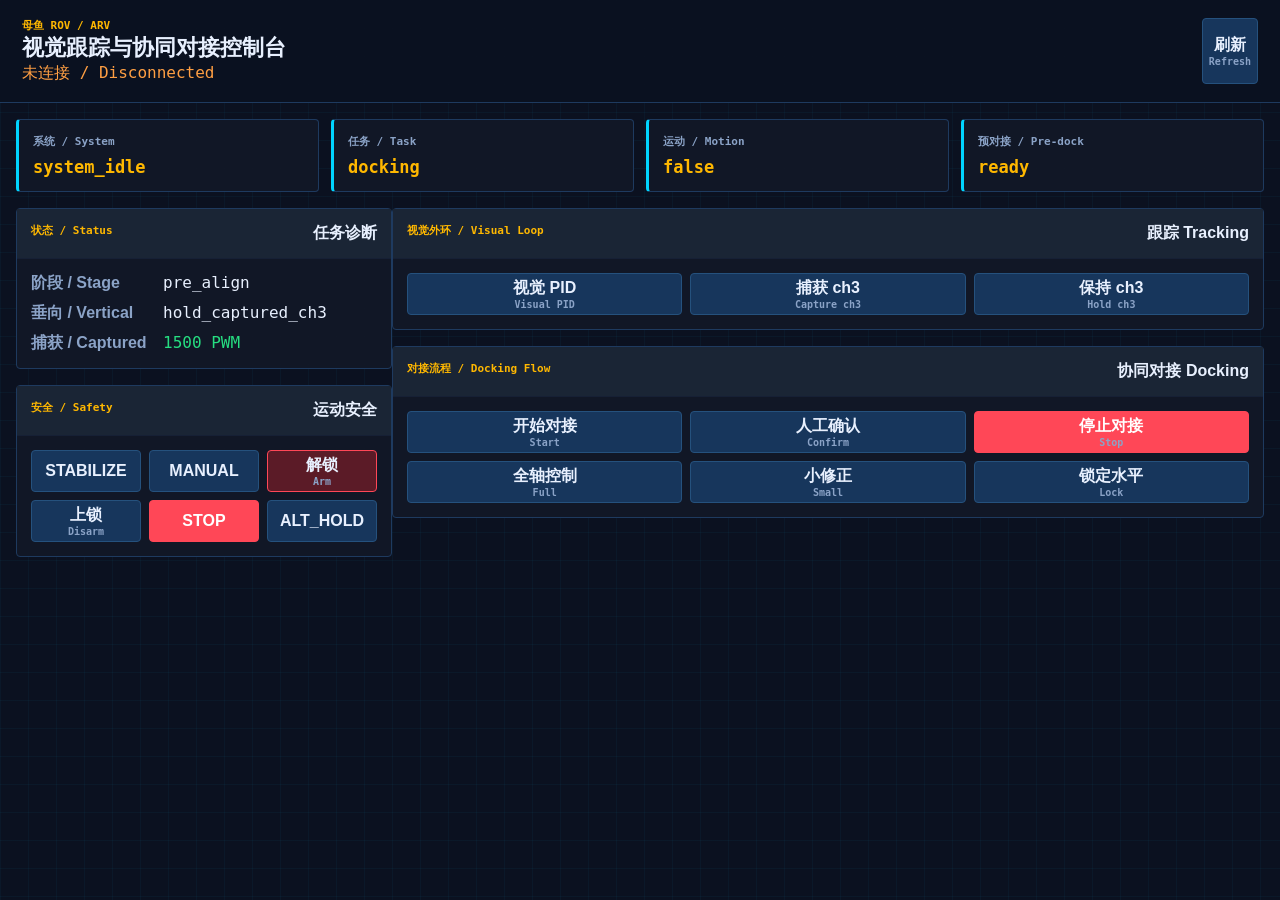
<file: design/reference.html>
<!doctype html>
<html lang="zh-CN">
  <head>
    <meta charset="utf-8">
    <meta name="viewport" content="width=device-width, initial-scale=1">
    <title>ROV Surface Console Reference</title>
    <style>
      :root {
        color-scheme: dark;
        --bg: #0b1120;
        --surface: #111827;
        --surface-2: #1a2535;
        --border: #1e3a5f;
        --text: #e8f0fe;
        --muted: #8ba3c7;
        --amber: #ffb800;
        --cyan: #00d4ff;
        --green: #26de81;
        --red: #ff4757;
        --orange: #ff9f43;
        --mono: "JetBrains Mono", "Cascadia Mono", Consolas, monospace;
        --sans: "Inter", "Microsoft YaHei", Arial, sans-serif;
      }
      * { box-sizing: border-box; }
      body {
        margin: 0;
        min-height: 100vh;
        color: var(--text);
        background:
          linear-gradient(rgba(0, 212, 255, 0.04) 1px, transparent 1px),
          linear-gradient(90deg, rgba(0, 212, 255, 0.04) 1px, transparent 1px),
          var(--bg);
        background-size: 28px 28px;
        font-family: var(--sans);
      }
      header {
        display: flex;
        justify-content: space-between;
        gap: 24px;
        padding: 18px 22px;
        border-bottom: 1px solid var(--border);
        background: rgba(10, 17, 32, 0.94);
      }
      p, h1, h2 { margin: 0; }
      .kicker {
        color: var(--amber);
        font-family: var(--mono);
        font-size: 11px;
        font-weight: 800;
      }
      h1 { font-size: 22px; }
      h2 { font-size: 16px; }
      .mono {
        font-family: var(--mono);
      }
      main {
        display: grid;
        gap: 16px;
        padding: 16px;
      }
      .summary {
        display: grid;
        grid-template-columns: repeat(4, minmax(160px, 1fr));
        gap: 12px;
      }
      .card, .panel {
        border: 1px solid var(--border);
        border-radius: 4px;
        background: rgba(17, 24, 39, 0.94);
      }
      .card {
        display: grid;
        gap: 8px;
        padding: 14px;
        border-left: 3px solid var(--cyan);
      }
      .card span {
        color: var(--muted);
        font-family: var(--mono);
        font-size: 11px;
        font-weight: 800;
      }
      .card strong {
        color: var(--amber);
        font-family: var(--mono);
        font-size: 17px;
      }
      .grid {
        display: grid;
        grid-template-columns: 360px 1fr;
        gap: 16px;
      }
      .stack {
        display: grid;
        align-content: start;
        gap: 16px;
      }
      .panel header {
        padding: 14px;
        border-bottom: 1px solid #162035;
        background: var(--surface-2);
      }
      .body {
        display: grid;
        gap: 10px;
        padding: 14px;
      }
      .buttons {
        display: grid;
        grid-template-columns: repeat(3, minmax(110px, 1fr));
        gap: 8px;
      }
      button {
        min-height: 42px;
        border: 1px solid #25517d;
        border-radius: 4px;
        background: #17365c;
        color: var(--text);
        font: inherit;
        font-weight: 900;
      }
      button small {
        display: block;
        color: var(--muted);
        font-family: var(--mono);
        font-size: 10px;
      }
      button.stop {
        border-color: var(--red);
        background: var(--red);
        color: white;
      }
      button.danger {
        border-color: var(--red);
        background: #5b1b27;
      }
      dl {
        display: grid;
        grid-template-columns: 120px 1fr;
        gap: 9px 12px;
        margin: 0;
      }
      dt {
        color: var(--muted);
        font-weight: 800;
      }
      dd {
        margin: 0;
        color: var(--text);
        font-family: var(--mono);
      }
      .ok { color: var(--green); }
      .warn { color: var(--orange); }
      @media (max-width: 960px) {
        .summary, .grid { grid-template-columns: 1fr; }
      }
    </style>
  </head>
  <body>
    <header>
      <div>
        <p class="kicker">母鱼 ROV / ARV</p>
        <h1>视觉跟踪与协同对接控制台</h1>
        <p class="mono warn">未连接 / Disconnected</p>
      </div>
      <button>刷新 <small>Refresh</small></button>
    </header>
    <main>
      <section class="summary">
        <article class="card"><span>系统 / System</span><strong>system_idle</strong></article>
        <article class="card"><span>任务 / Task</span><strong>docking</strong></article>
        <article class="card"><span>运动 / Motion</span><strong class="ok">false</strong></article>
        <article class="card"><span>预对接 / Pre-dock</span><strong class="ok">ready</strong></article>
      </section>
      <section class="grid">
        <div class="stack">
          <section class="panel">
            <header><p class="kicker">状态 / Status</p><h2>任务诊断</h2></header>
            <div class="body">
              <dl>
                <dt>阶段 / Stage</dt><dd>pre_align</dd>
                <dt>垂向 / Vertical</dt><dd>hold_captured_ch3</dd>
                <dt>捕获 / Captured</dt><dd class="ok">1500 PWM</dd>
              </dl>
            </div>
          </section>
          <section class="panel">
            <header><p class="kicker">安全 / Safety</p><h2>运动安全</h2></header>
            <div class="body buttons">
              <button>STABILIZE</button><button>MANUAL</button><button class="danger">解锁 <small>Arm</small></button>
              <button>上锁 <small>Disarm</small></button><button class="stop">STOP</button><button>ALT_HOLD</button>
            </div>
          </section>
        </div>
        <div class="stack">
          <section class="panel">
            <header><p class="kicker">视觉外环 / Visual Loop</p><h2>跟踪 Tracking</h2></header>
            <div class="body buttons">
              <button>视觉 PID <small>Visual PID</small></button>
              <button>捕获 ch3 <small>Capture ch3</small></button>
              <button>保持 ch3 <small>Hold ch3</small></button>
            </div>
          </section>
          <section class="panel">
            <header><p class="kicker">对接流程 / Docking Flow</p><h2>协同对接 Docking</h2></header>
            <div class="body buttons">
              <button>开始对接 <small>Start</small></button>
              <button>人工确认 <small>Confirm</small></button>
              <button class="stop">停止对接 <small>Stop</small></button>
              <button>全轴控制 <small>Full</small></button>
              <button>小修正 <small>Small</small></button>
              <button>锁定水平 <small>Lock</small></button>
            </div>
          </section>
        </div>
      </section>
    </main>
  </body>
</html>
</file>
